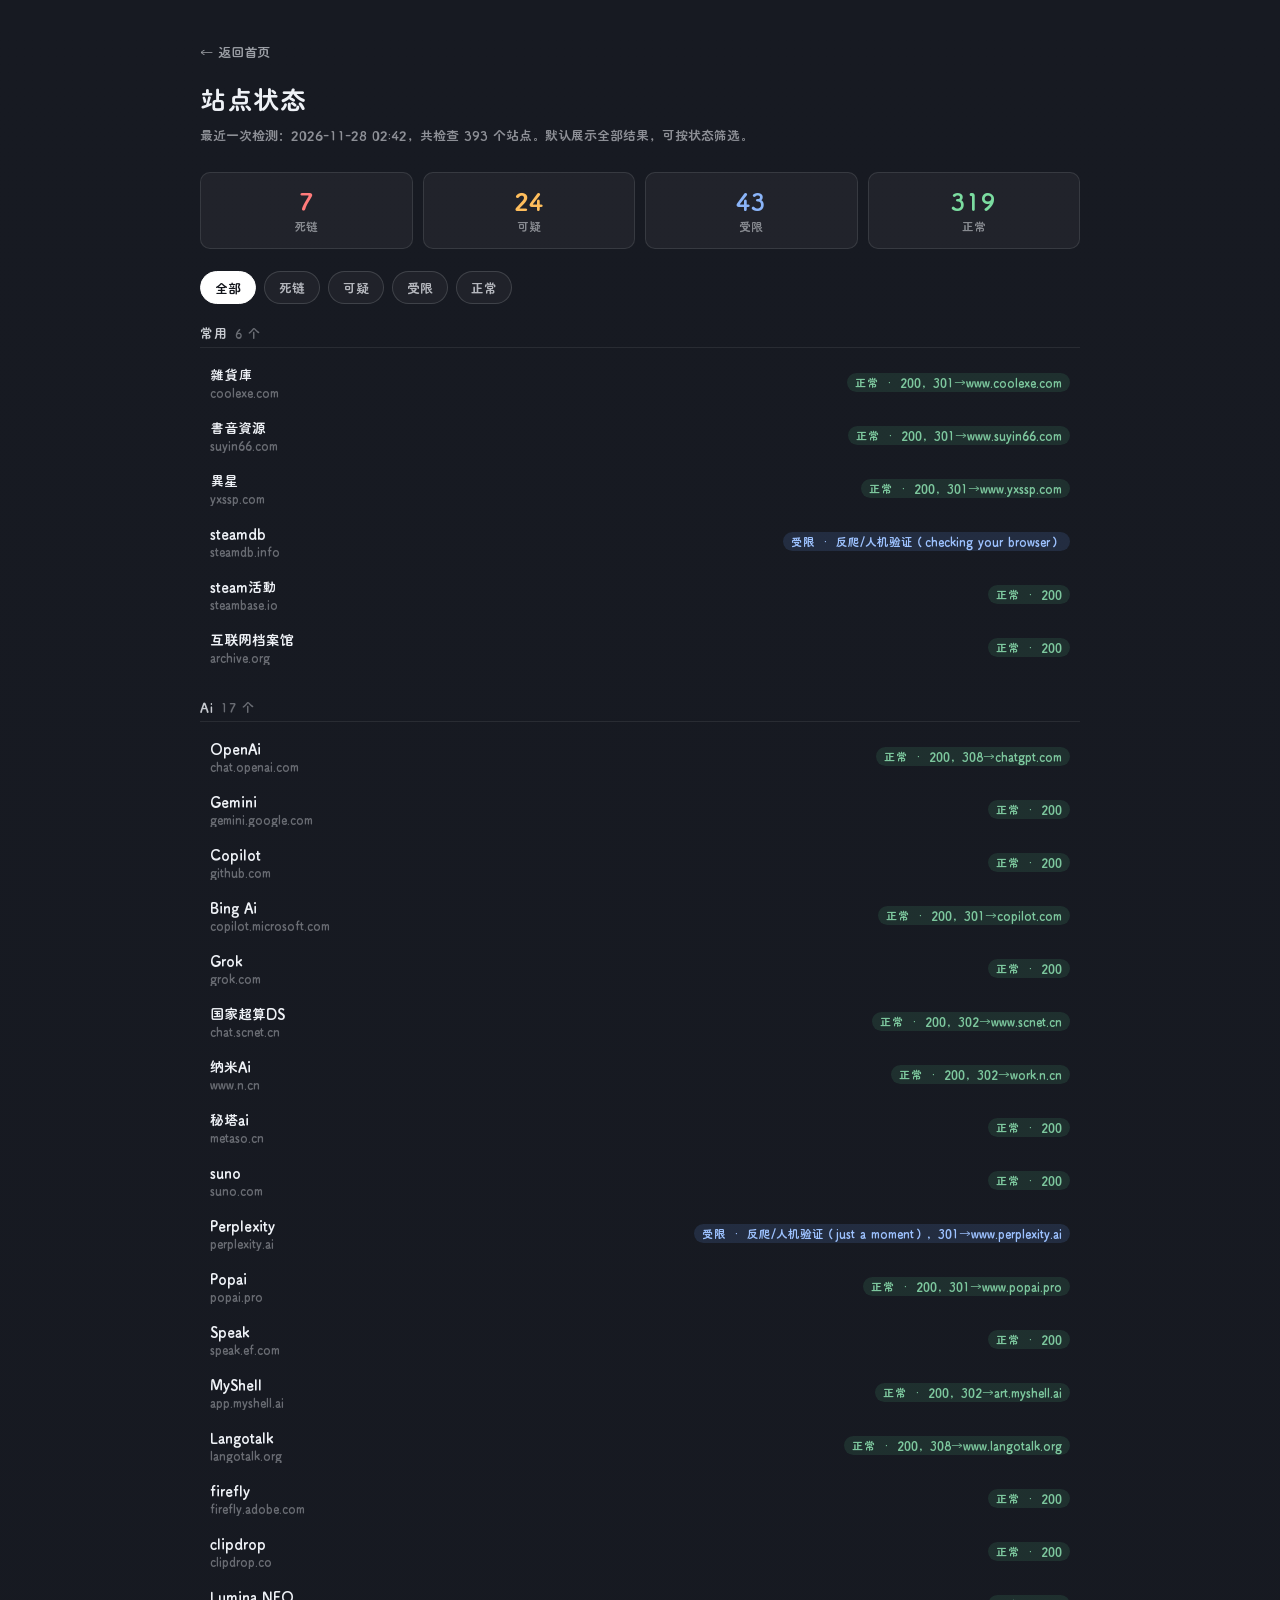
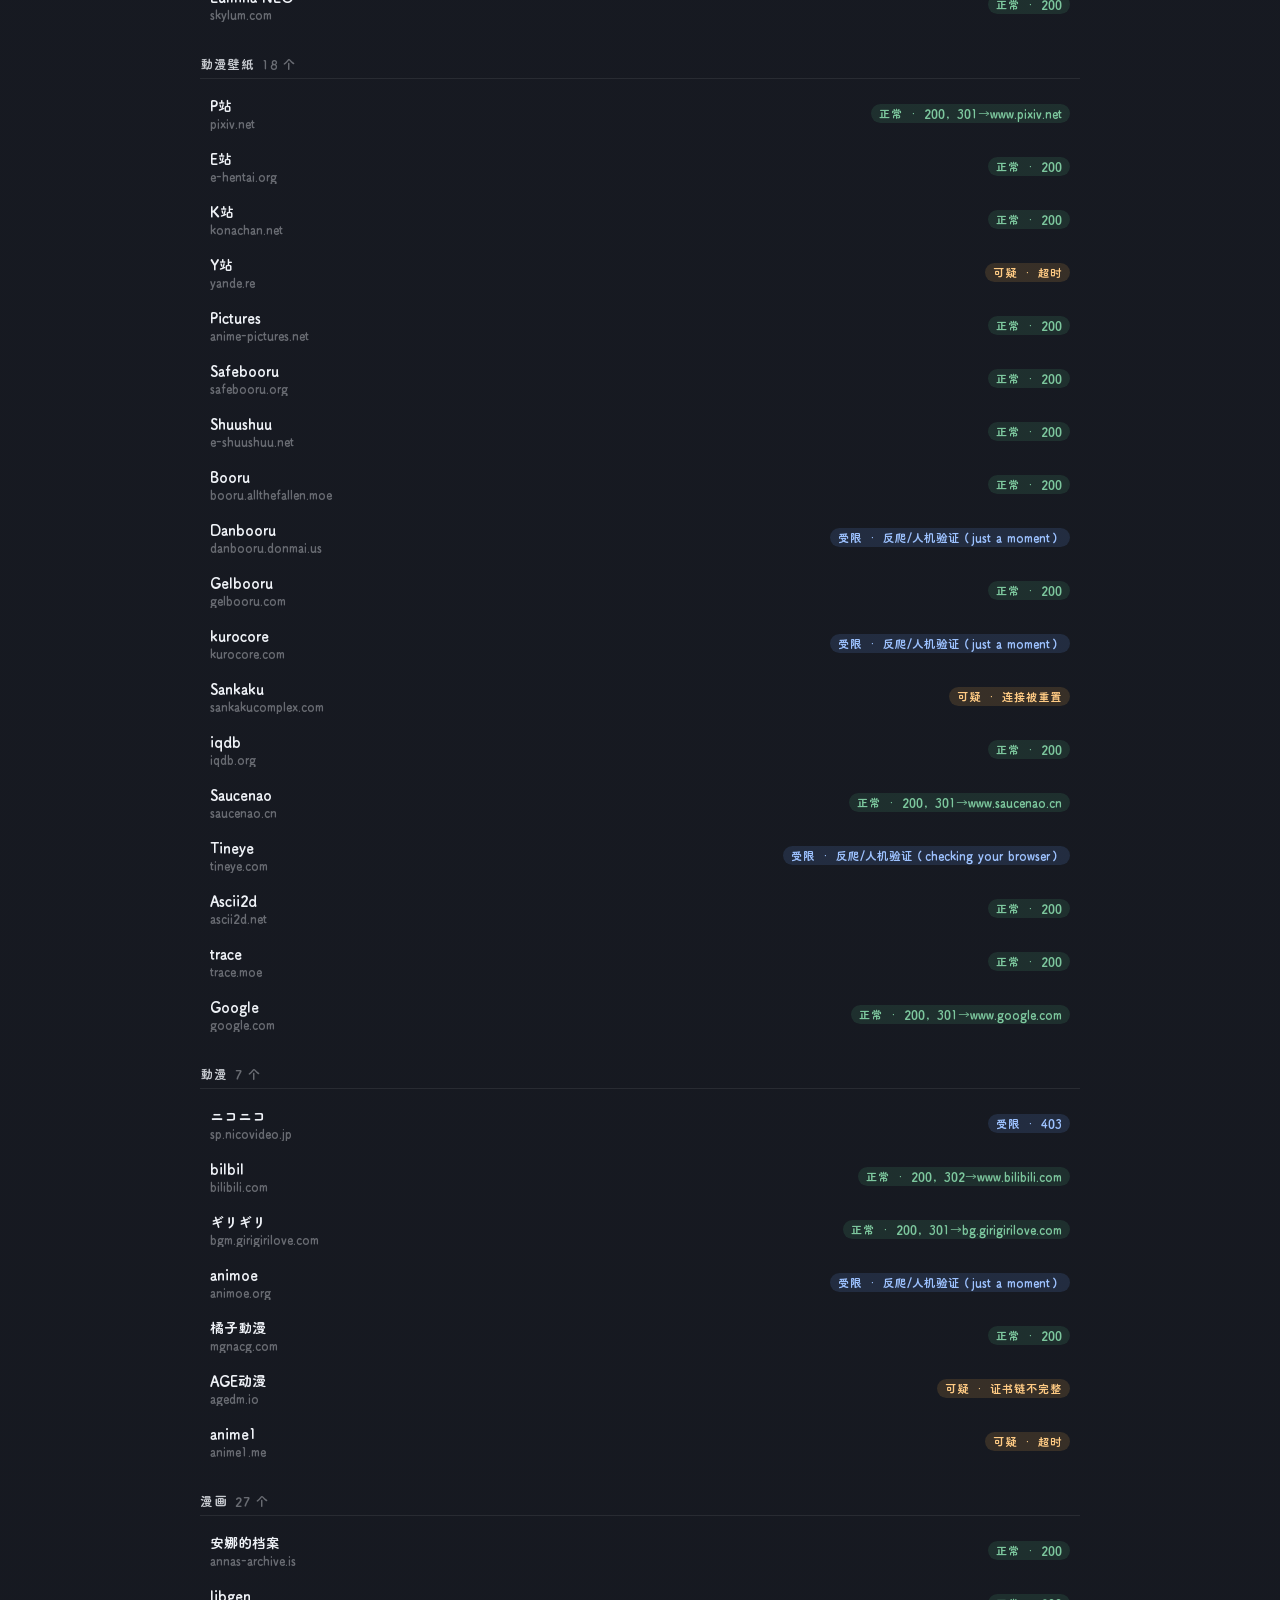
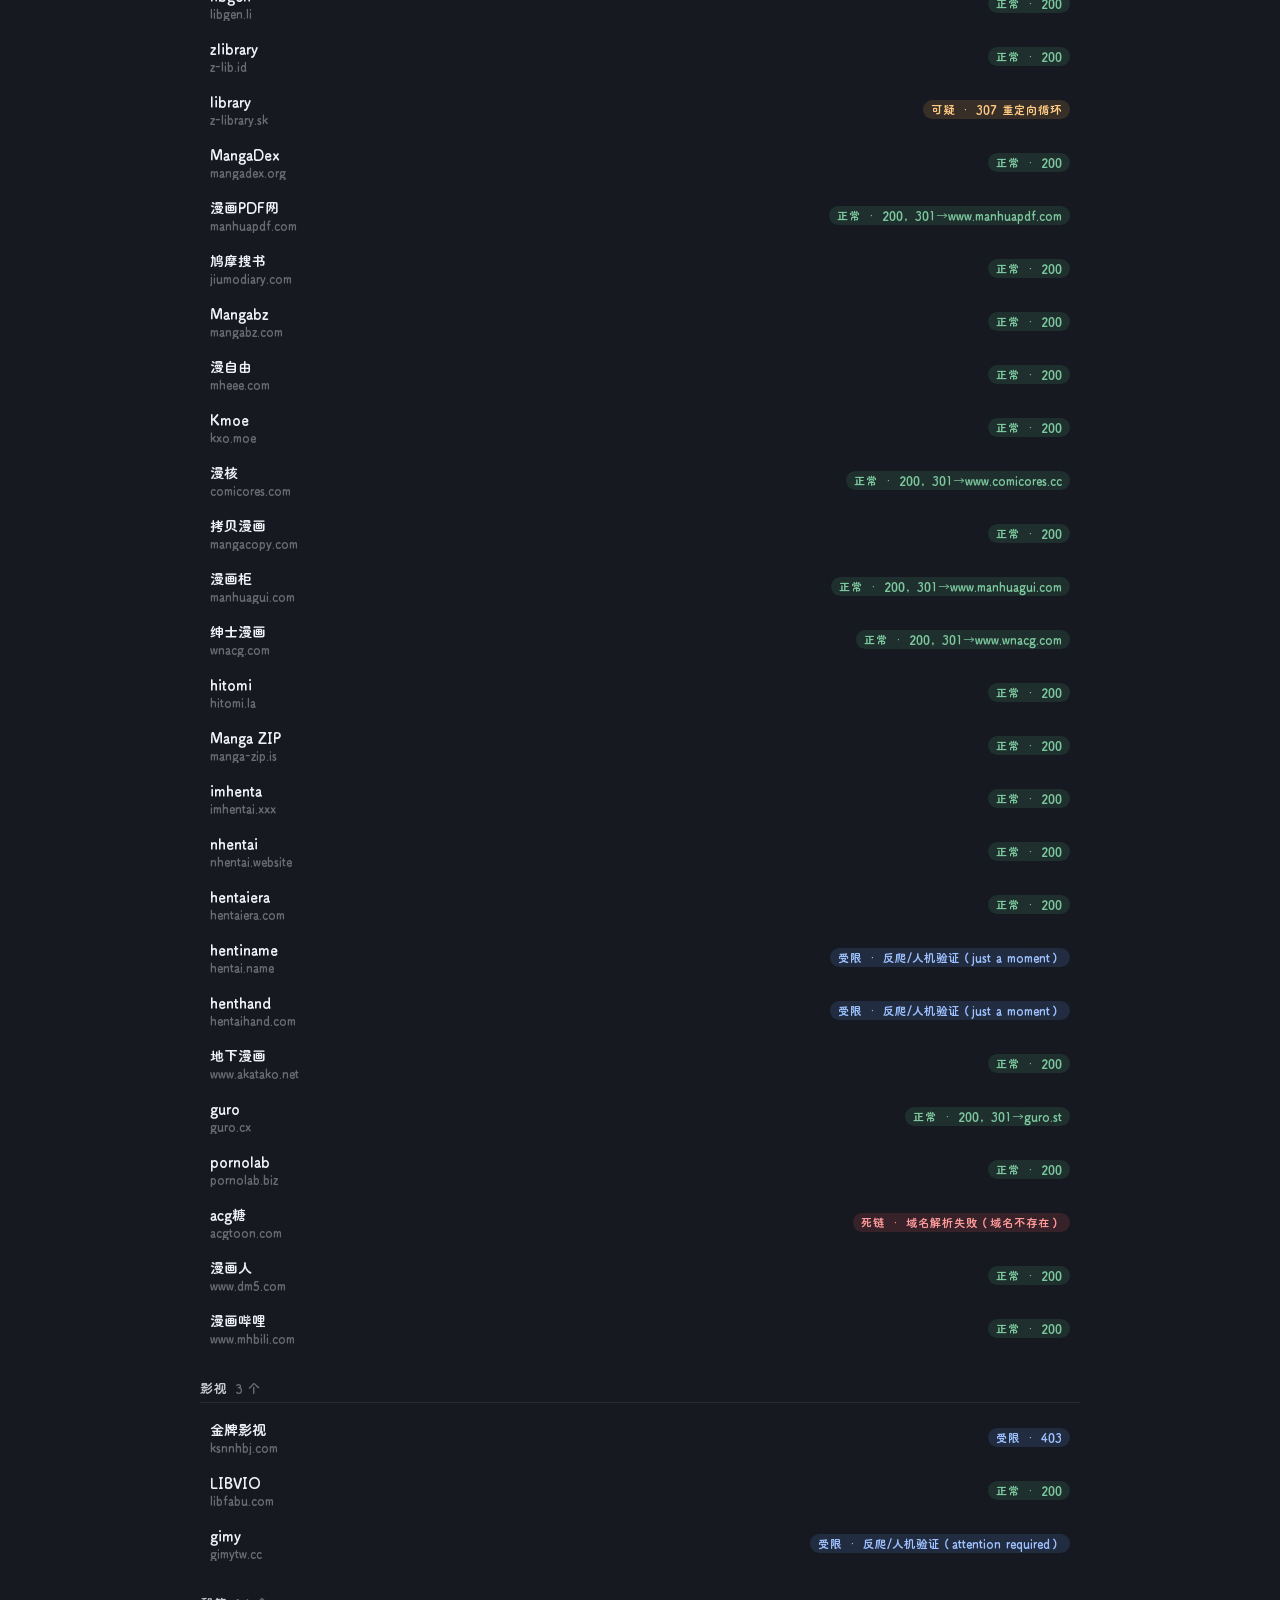
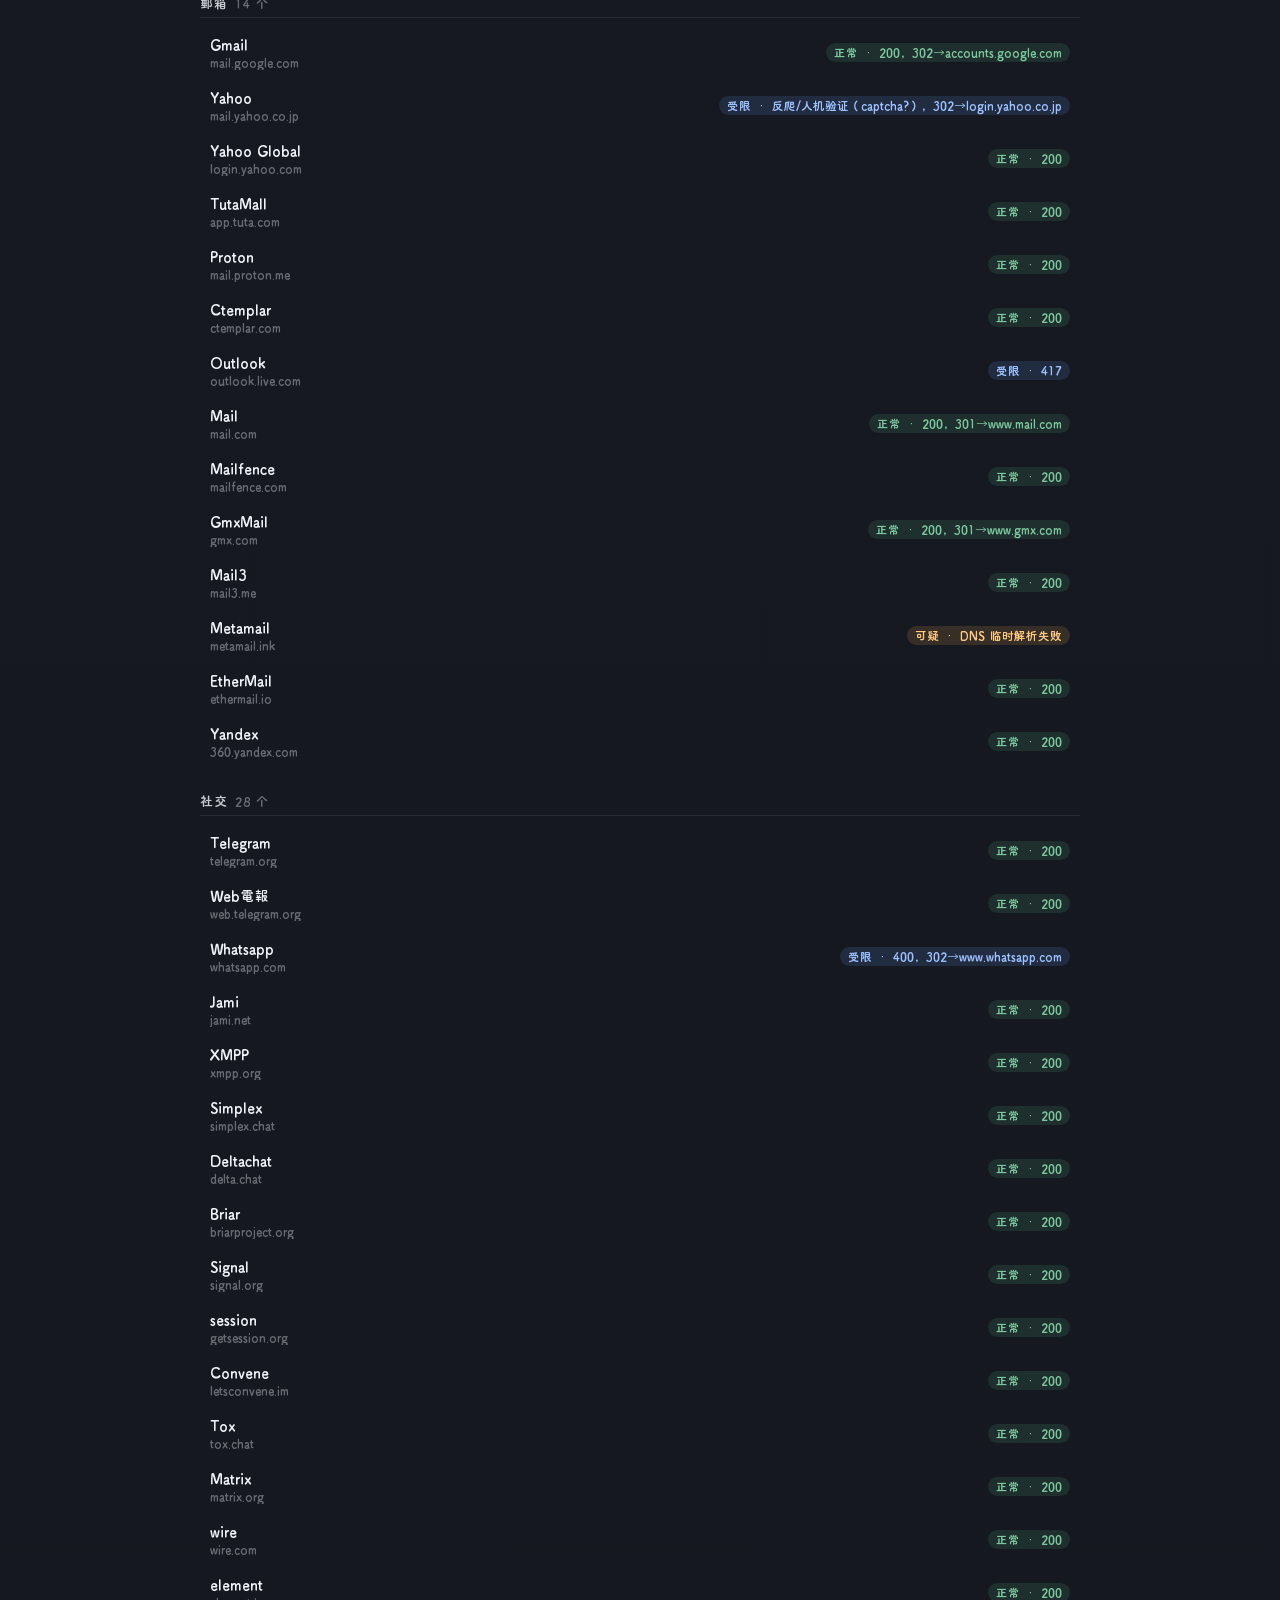
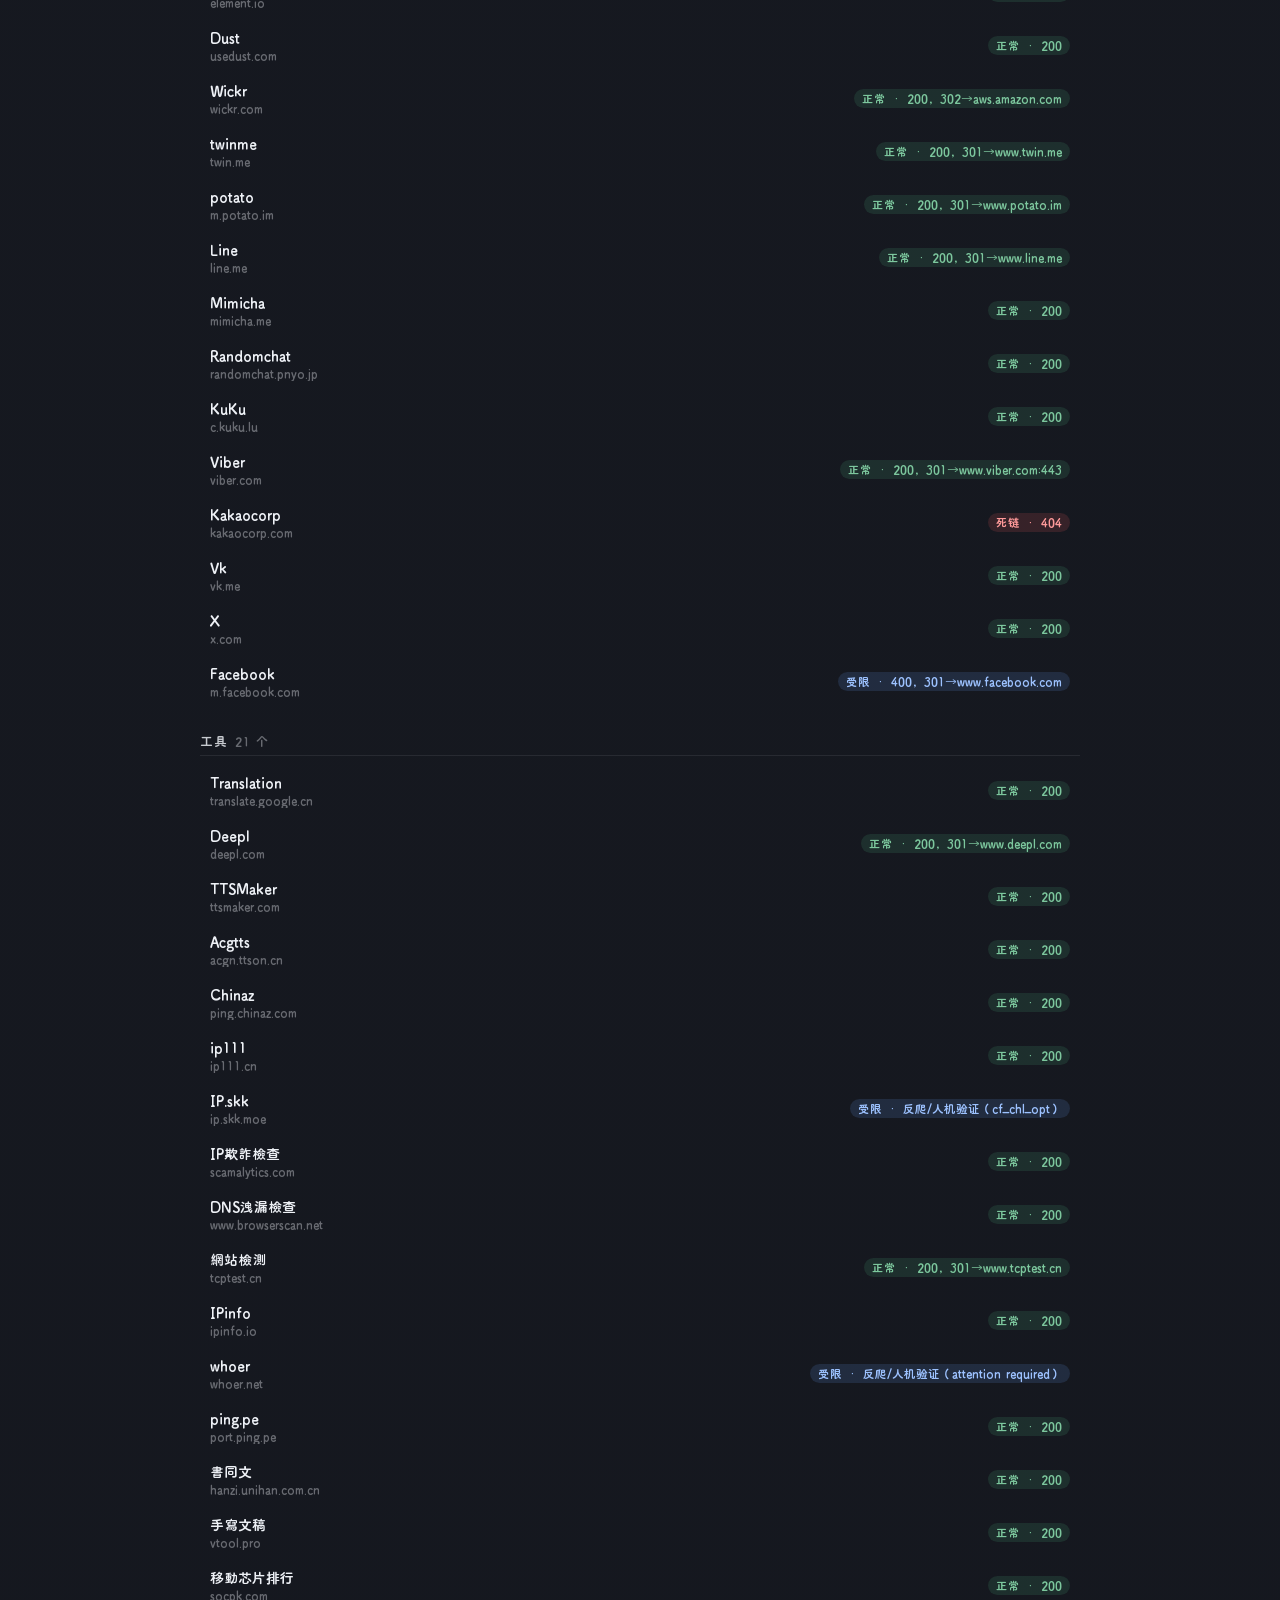
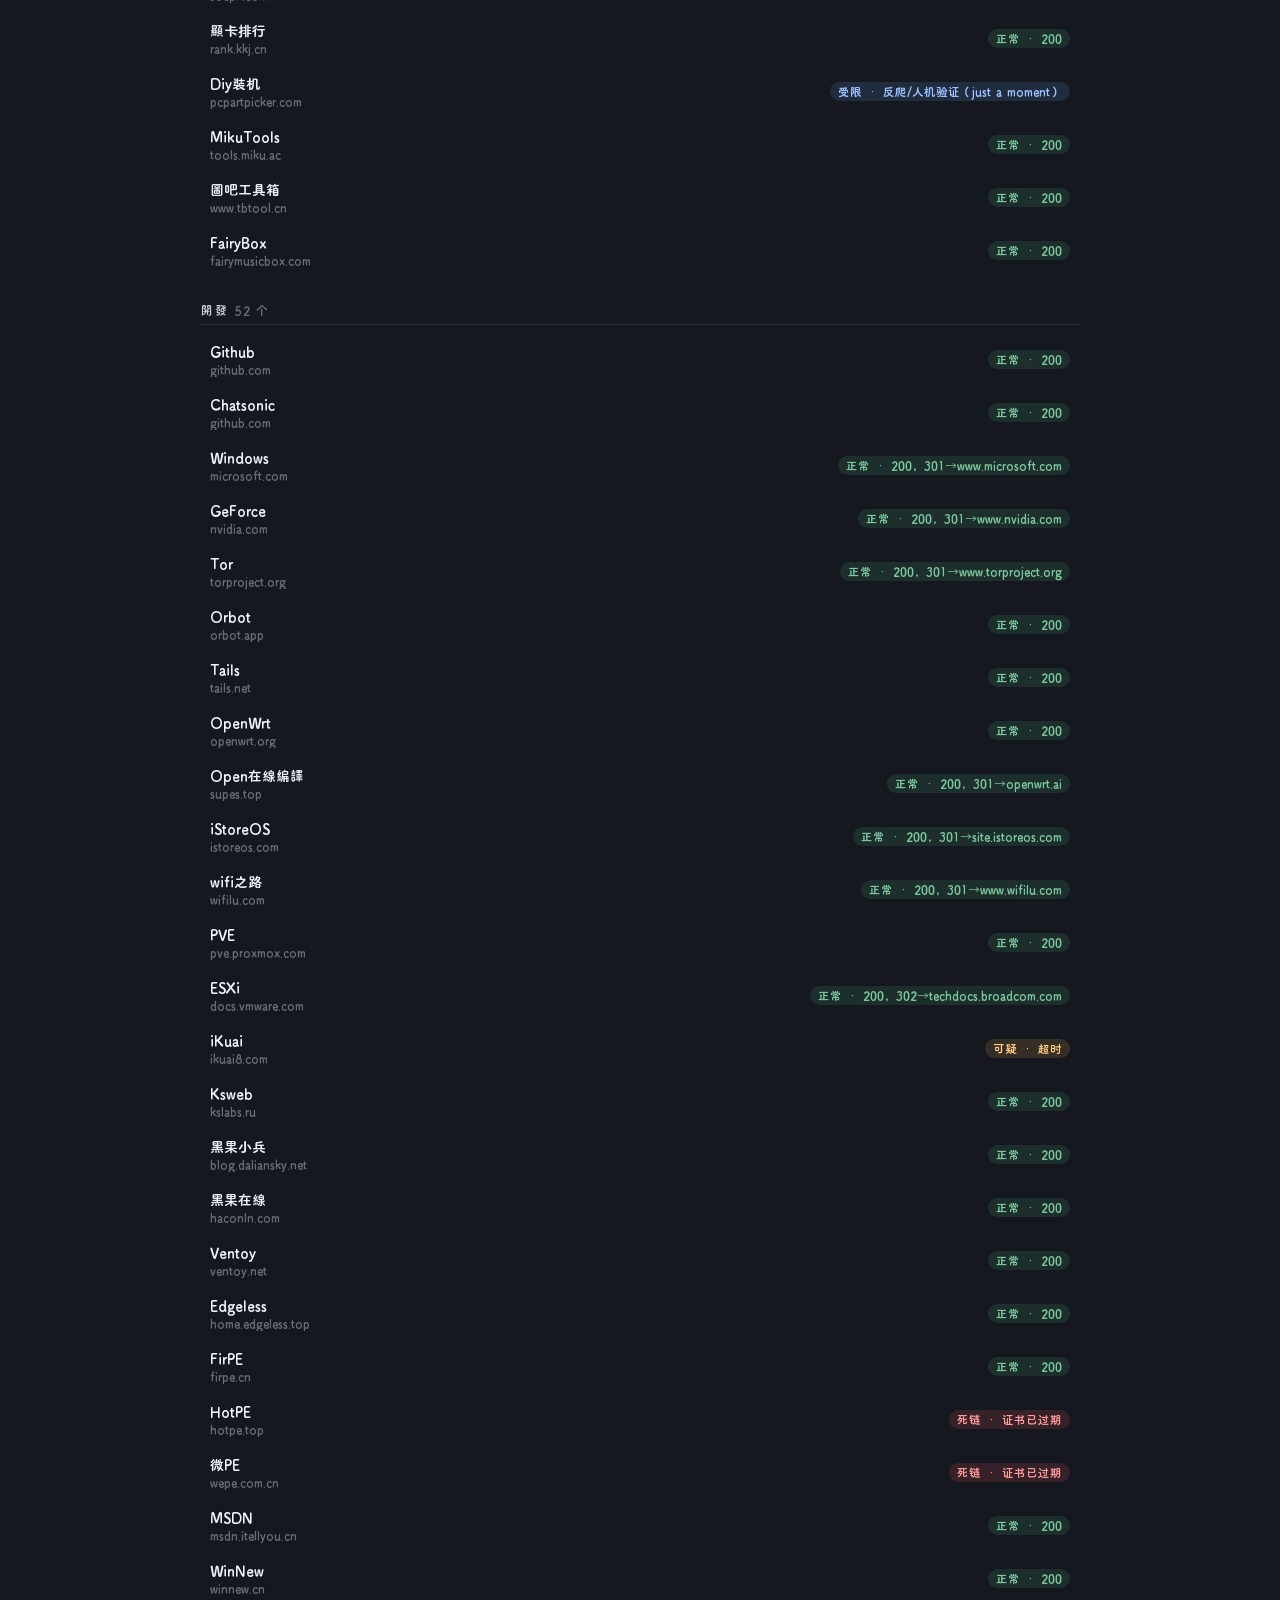
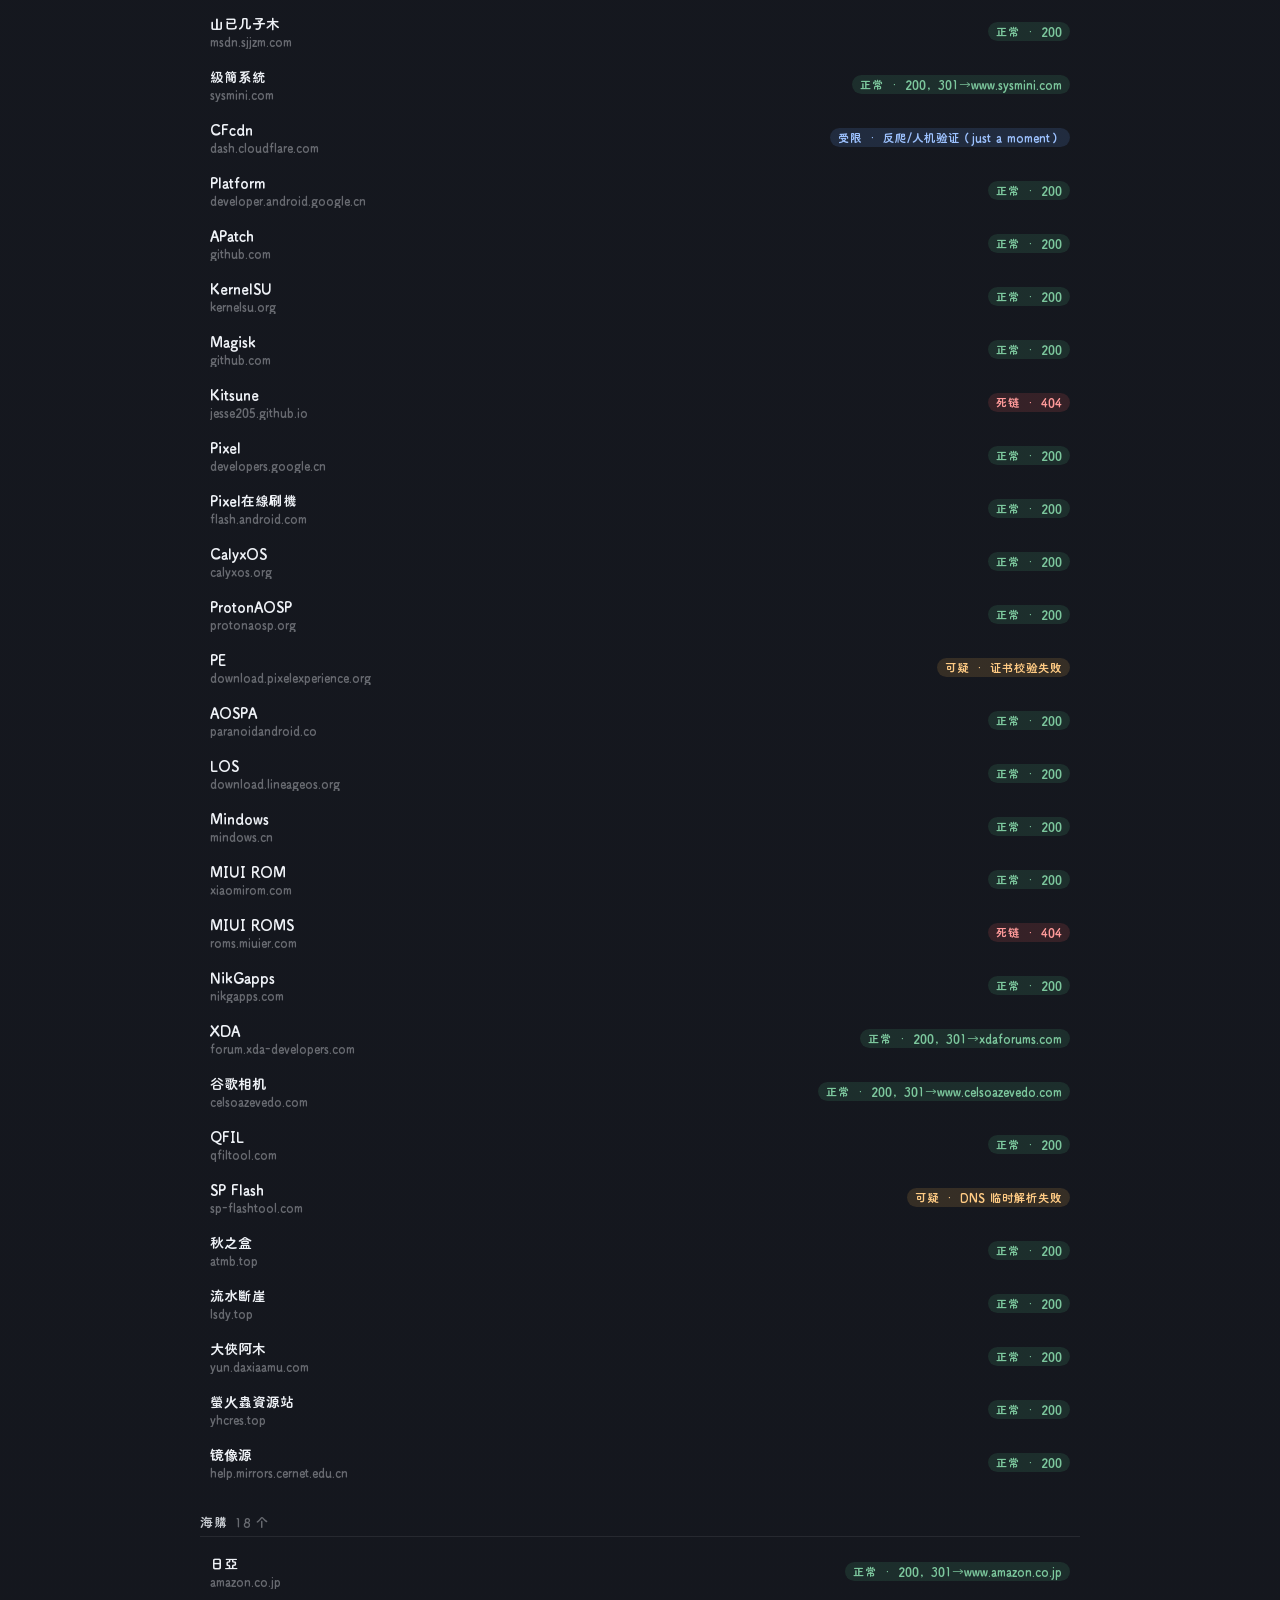
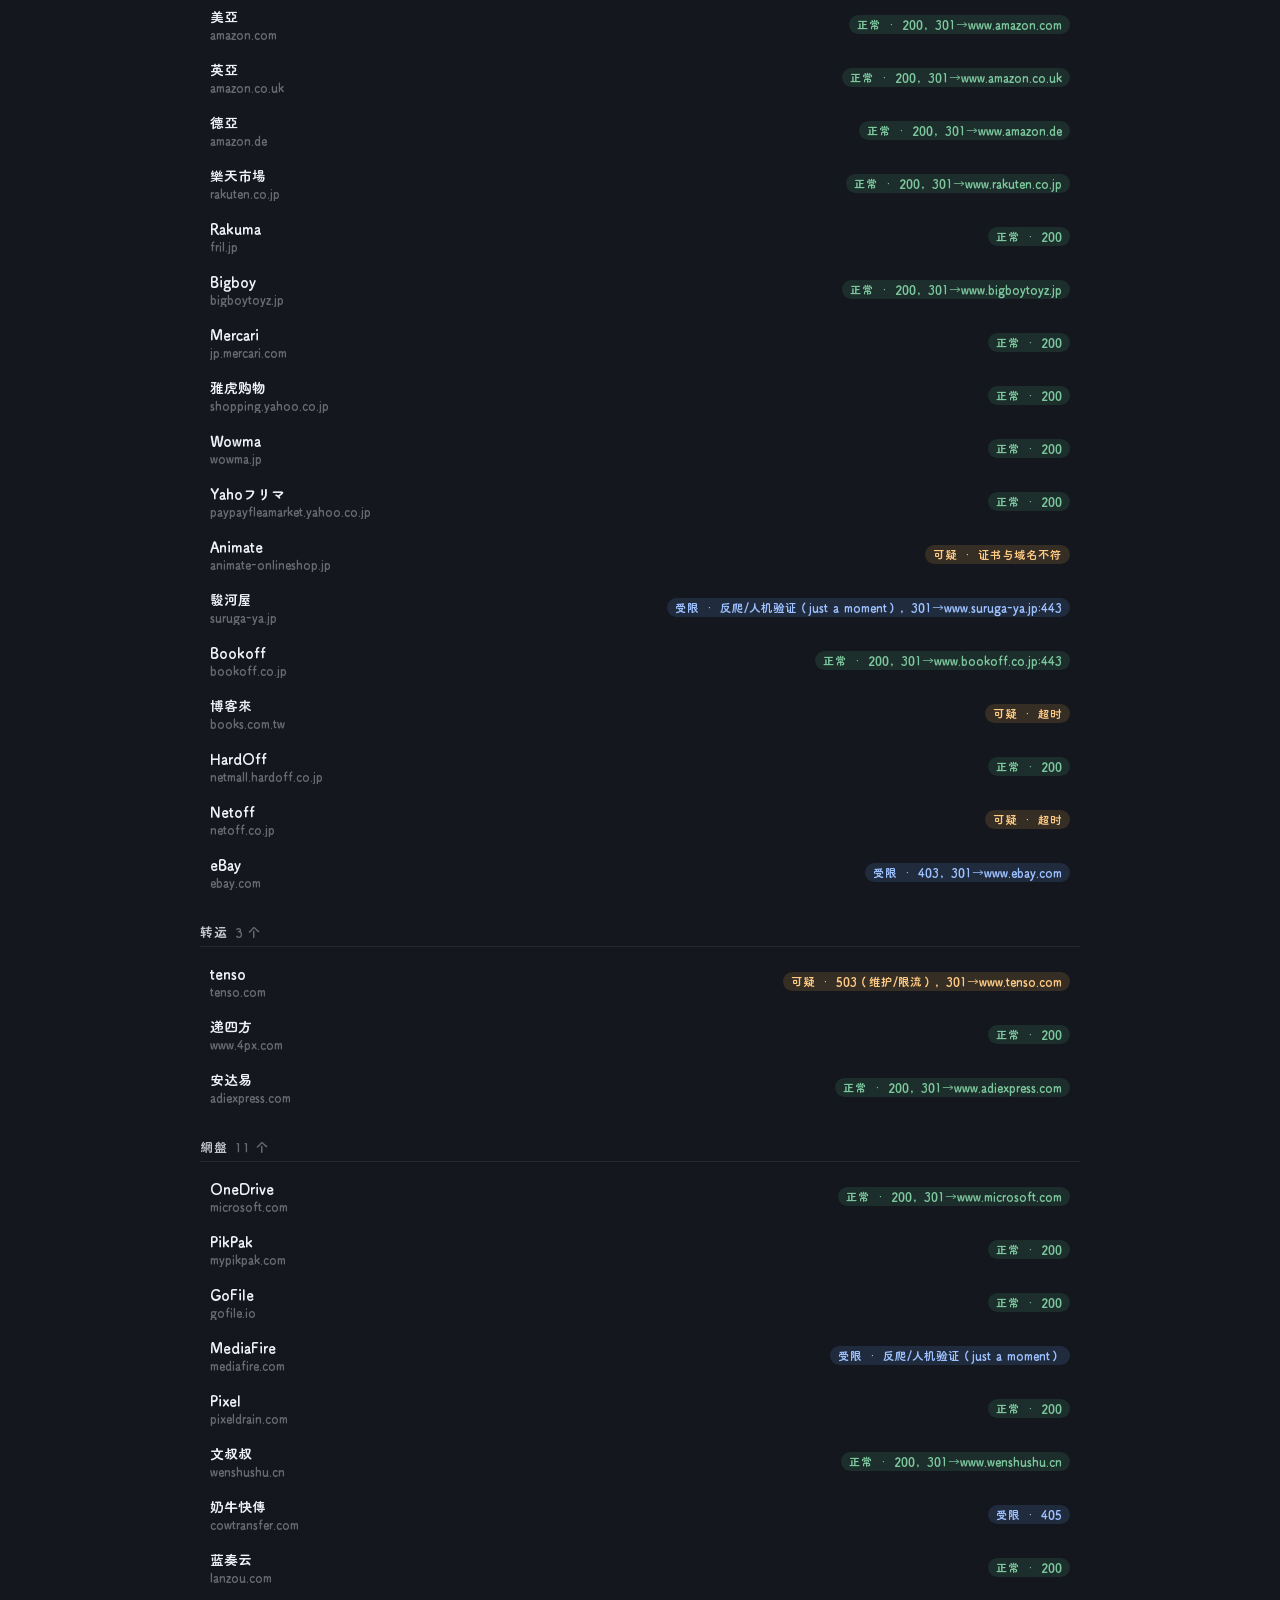
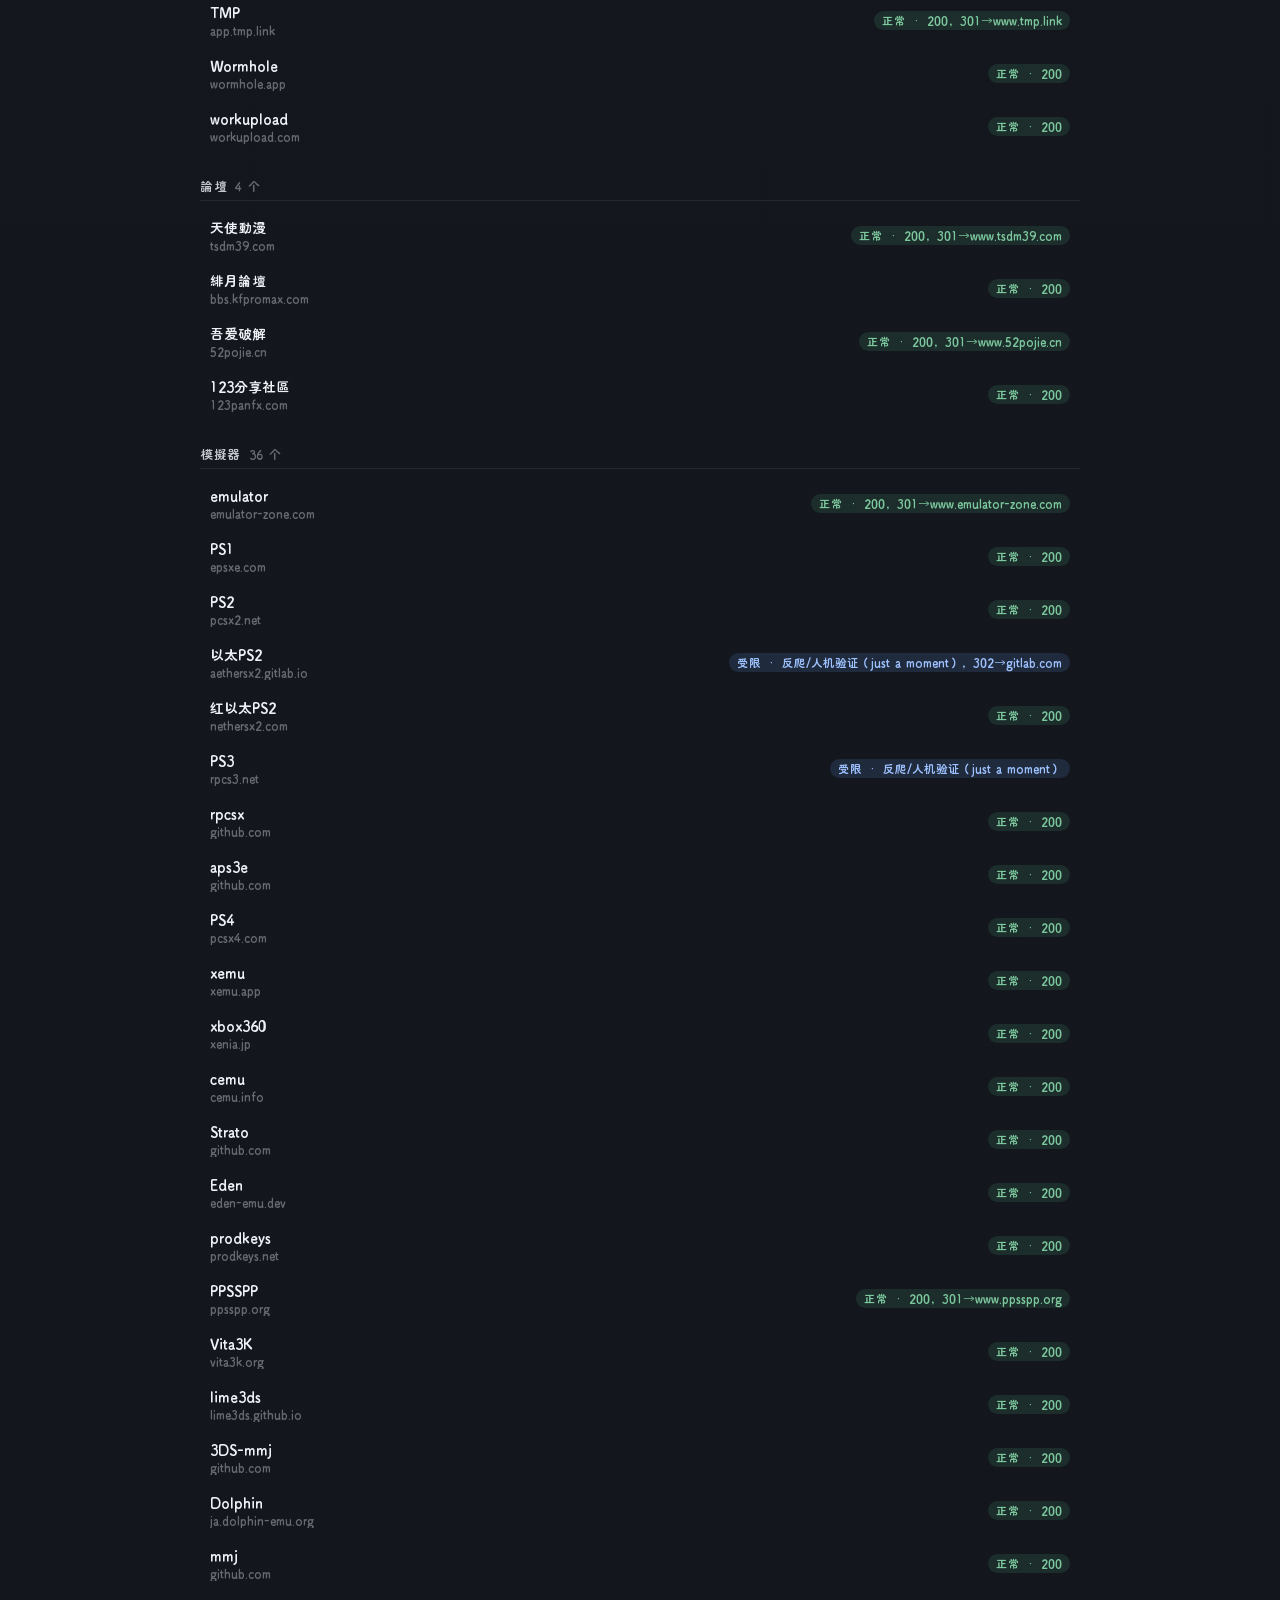
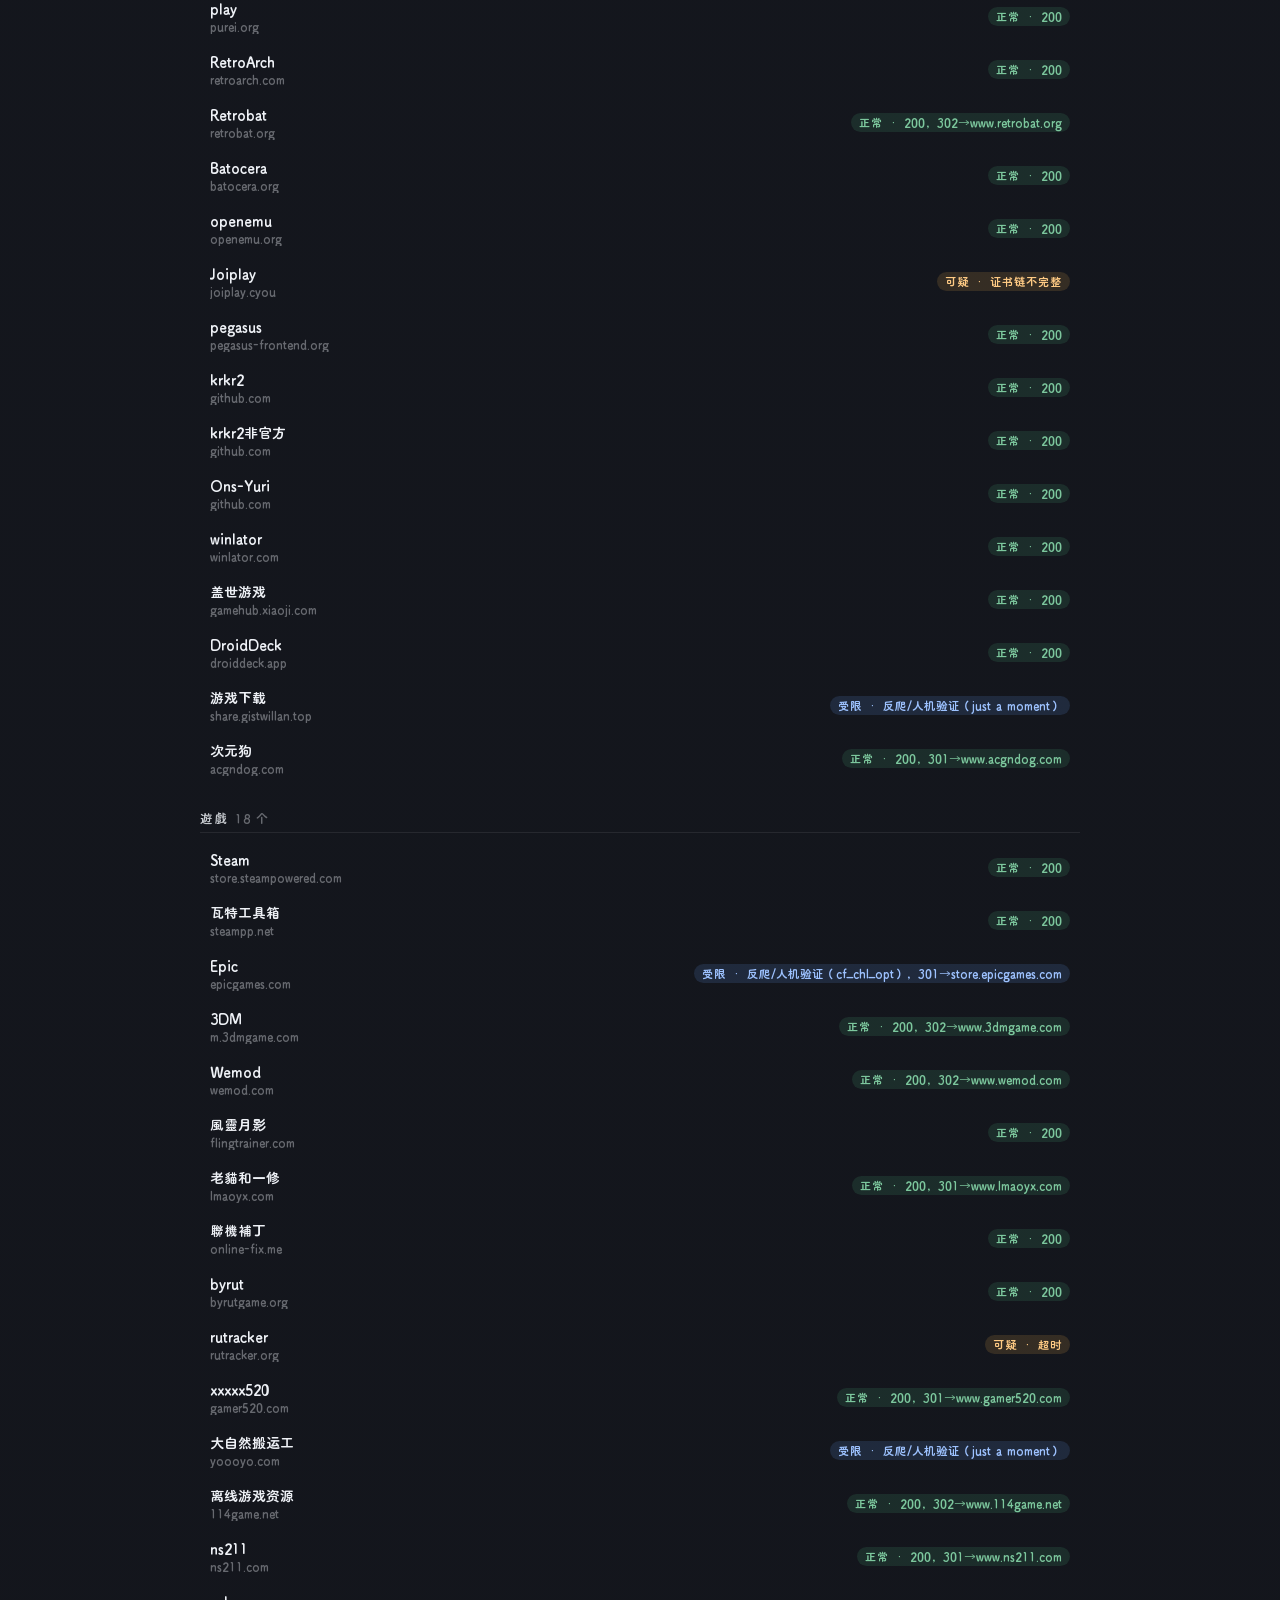
<file: status.html>
<!DOCTYPE html>
<html lang="zh-CN">
<head>
  <meta charset="UTF-8" />
  <meta name="viewport" content="width=device-width, initial-scale=1.0, viewport-fit=cover" />
  <meta name="theme-color" content="#16181d" />
  <title>站点状态 · 简单搜索</title>
  <meta name="description" content="所有收录站点的可用性检测结果：死链、受限与可疑站点一览。" />
  <meta name="color-scheme" content="dark" />

  <link rel="icon" href="favicon.svg" type="image/svg+xml" />
  <link rel="alternate icon" href="favicon.ico" sizes="32x32 48x48" />
  <link rel="apple-touch-icon" href="icon-180.png" />
  <link rel="manifest" href="manifest.webmanifest" />
  <link rel="preload" href="ziti/font.woff2" as="font" type="font/woff2" crossorigin />

  <link href="css/bizhi.css?v=20261125a" rel="stylesheet" />
  <link href="css/status.css?v=20261125a" rel="stylesheet" />
  <link href="css/responsive.css?v=20261125a" rel="stylesheet" />
</head>
<body class="status-page">
  <div class="status-wrap">
    <a class="status-back" href="index.html">← 返回首页</a>

    <h1 class="status-title">站点状态</h1>
    <p class="status-sub" id="status-sub">
      正在读取检测数据…
    </p>

    <div class="status-stats" id="status-stats" hidden>
      <div class="stat is-dead">
        <span class="stat-num" id="stat-dead">0</span>
        <span class="stat-label">死链</span>
      </div>
      <div class="stat is-warn">
        <span class="stat-num" id="stat-unknown">0</span>
        <span class="stat-label">可疑</span>
      </div>
      <div class="stat is-blocked">
        <span class="stat-num" id="stat-blocked">0</span>
        <span class="stat-label">受限</span>
      </div>
      <div class="stat is-ok">
        <span class="stat-num" id="stat-ok">0</span>
        <span class="stat-label">正常</span>
      </div>
    </div>

    <div class="status-filters" id="status-filters" hidden>
      <button type="button" class="filter-btn is-active" data-kind="all">全部</button>
      <button type="button" class="filter-btn" data-kind="dead">死链</button>
      <button type="button" class="filter-btn" data-kind="unknown">可疑</button>
      <button type="button" class="filter-btn" data-kind="blocked">受限</button>
      <button type="button" class="filter-btn" data-kind="ok">正常</button>
    </div>

    <div id="status-list"></div>

    <div class="status-note">
      <b>正常</b>：返回 2xx，能正常打开。<br />
      <b>死链</b>：返回 404 / 410 / 5xx 或域名解析失败，基本可以确认打不开了。<br />
      <b>可疑</b>：请求超时或连接失败，通常是网络、区域限制或站点临时抽风，<b>不一定真的失效</b>。<br />
      <b>受限</b>：返回 401 / 403 / 429，站点其实还在，只是拒绝了自动检测的请求。
    </div>

    <p class="status-foot">数据由 GitHub Actions 定期自动检测生成 · 仅供导航参考</p>
  </div>

  <script src="js/link-status.js?v=20261125a"></script>
  <script src="js/status.js?v=20261125a"></script>
</body>
</html>
</file>
<file: css/bizhi.css>
@charset "utf-8";

/*
网址：https://hacamer.tk
github：https://github.com/hacamer/home-search
                     Hacamer，2021.7.25
*/

:root {
    /* 收纳面板宽度：菜单按钮、面板、移动端都跟着它走 */
    --panel-w: min(400px, 88vw);
}

input::-webkit-input-placeholder{
color:white;
}

/*@import url(//fonts.loli.net/earlyaccess/notosansscsliced.css);*/

* {
    padding: 0;
    margin: 0;
    outline: none;
    -webkit-tap-highlight-color: transparent;
}

html,
body {
    width: 100%;
    height: 100%;
    position: relative;
    overflow: hidden;
}
.bgo {
    position: fixed;
    inset: 0;
    z-index: 0;
    width: 100%;
    height: 100%;
    background-color: #1a1d24;
    /* 随机图加载失败时保留渐变兜底，不会白屏 */
    background-image: url(https://www.dmoe.cc/random.php),
        linear-gradient(160deg, #2b3a55 0%, #1a1d24 55%, #0f1115 100%);
    background-position: center;
    background-size: cover;
    background-repeat: no-repeat;
    filter: brightness(0.9);
}

html {
    font-family: 'zuziaaa', PingFangSC-Light, Microsoft YaHei UI, Microsoft YaHei, helvetica, sans-serif;
    font-weight: 350;
    color: #fff;
}

@font-face{
    font-family:'zuziaaa';  /* 字体名自定义即可 */
    src:url('../ziti/font.woff2') format('woff2'); /* 本地字体：已按站内实际用字做子集化（约 140KB）；改文案后可跑 tools/subset-font.py 重建 */
    font-display: swap;
  }
  
  h1#site-title {
    font-family: 'zuziaaa', sans-serif;
  }

.panel-sec .title i.iconfont {
    font-style: normal;
    font-size: 15px;
}

.panel-sec .title i.iconfont::before {
    content: "◆";
}

/* 分类图标兜底（原 iconfont 字体未引入，图标一直是空白） */
.panel-sec .title i.icon-changyong::before { content: "⭐"; }
.panel-sec .title i.icon-Ai::before { content: "✨"; }
.panel-sec .title i.icon-AnimeWallpapers::before { content: "🖼️"; }
.panel-sec .title i.icon-shipin::before { content: "🎬"; }
.panel-sec .title i.icon-manhua::before { content: "📖"; }
.panel-sec .title i.icon-youxiang::before { content: "✉️"; }
.panel-sec .title i.icon-msg::before { content: "💬"; }
.panel-sec .title i.icon-ai-tool::before { content: "🛠️"; }
.panel-sec .title i.icon-shuaji::before { content: "💻"; }
.panel-sec .title i.icon-kongzhitai::before { content: "🎮"; }
.panel-sec .title i.icon-bt::before { content: "🧲"; }
.panel-sec .title i.icon-recent::before { content: "🕘"; }

/*form,
input,
button {
    padding: 0;
    margin: 0;
    border: none;
    outline: none;
    background: none;
}
input::-webkit-input-placeholder {
    color: #ccc;
    letter-spacing: 2px;
    font-size: 16px;
}*/

ul,
li {
    display: block;
    list-style: none;
    
}

a {
    text-decoration: none;
    color: #000;
}

#menu {
    width: 50px;
    height: 50px;
    transform: scale(0.8);
    position: absolute;
    right: 10px;
    top: 5px;
    z-index: 2000000;
    cursor: pointer;
    transition: 0.5s;
}

#menu:focus-visible {
    outline: 2px solid rgba(255,255,255,.75);
    outline-offset: 2px;
    border-radius: 50%;
}

#menu i {
    position: absolute;
    left: 0;
    right: 0;
    margin: 24px auto;
    width: 25px;
    height: 3px;
    background: #ddd;
    border-radius:25px;
}

#menu i:before {
    content: '';
    width: 15px;
    height: 3px;
    top: -8px;
    background: #ddd;
    position: absolute;
    right: 0;
    border-radius:25px;
}

#menu i:after {
    content: '';
    width: 13px;
    height: 3px;
    bottom: -8px;
    background: #ddd;
    position: absolute;
    left: 0;
    border-radius:25px;
}

#menu.on {
    right: calc(var(--panel-w) + 18px);
    background: rgba(1,1,1,0.5);
    border-radius: 25px;
   /* box-shadow: 0 6px 8px rgba(36, 159, 253, .3);*/
}

#menu.on i {
    width: 20px;
    background: #fff;
}

#menu.on i:before {
    top: -5px;
    transform: rotate(45deg);
    width: 14px;
    right: -1px;
    left: auto;
    background: #fff;
}

#menu.on i:after {
    bottom: -5px;
    transform: rotate(-45deg);
    width: 14px;
    right: -1px;
    left: auto;
    background: #fff;
}

/* ---------- 侧栏（站点收纳面板） ---------- */
.list {
    position: absolute;
    top: 0;
    right: 0;
    z-index: 2000;
    box-sizing: border-box;
    width: var(--panel-w);
    height: 100%;
    padding: 0 18px 72px;
    overflow-x: hidden;
    overflow-y: auto;
    overscroll-behavior: contain;
    -webkit-overflow-scrolling: touch;
    background: rgba(10, 12, 16, .55);
    -webkit-backdrop-filter: blur(22px) saturate(1.3);
    backdrop-filter: blur(22px) saturate(1.3);
    border-left: 1px solid rgba(255, 255, 255, .12);
    box-shadow: -12px 0 32px rgba(0, 0, 0, .28);
    scrollbar-width: thin;
    scrollbar-color: rgba(255, 255, 255, .22) transparent;
    transition: transform .32s cubic-bezier(.4, 0, .2, 1);
}

.list::-webkit-scrollbar {
    width: 6px;
}

.list::-webkit-scrollbar-thumb {
    background: rgba(255, 255, 255, .22);
    border-radius: 3px;
}

.list::-webkit-scrollbar-track {
    background: transparent;
}

/* 用位移代替 right 动画，滑入滑出更顺滑 */
.list.closed {
    transform: translateX(100%);
    box-shadow: none;
}

/* 网格布局：列宽自适应，字数多的条目也不会顶出来 */
.panel-links {
    display: grid;
    grid-template-columns: repeat(auto-fill, minmax(102px, 1fr));
    gap: 8px;
    width: auto;
    margin: 0;
    padding: 8px 0 0;
}

/* 分区之间留出间隔，标题吸顶时不会互相挤压 */
.panel-sec + .panel-sec {
    margin-top: 20px;
}

.panel-links li {
    float: none;
    width: auto;
    height: 32px;
    margin: 0;
    line-height: 32px;
    text-align: left;
}

.panel-links li a {
    display: block;
    height: 32px;
    padding: 0 8px;
    overflow: hidden;
    color: #fff;
    font-size: 12.5px;
    font-weight: 500;
    line-height: 32px;
    text-align: left;
    text-overflow: ellipsis;
    white-space: nowrap;
    border-radius: 7px;
    background: rgba(255, 255, 255, .08);
    box-shadow: inset 0 1px 0 rgba(255, 255, 255, .08);
    transition: background-color .2s ease, transform .2s ease, box-shadow .2s ease;
}

/* 原 iconfont 字体未引入，图标占位改成小圆点；带 inline color 的仍显示品牌色 */
.panel-links li a i {
    transition: opacity .2s ease;
}

.panel-links li a i.iconfont {
    display: inline-block;
    width: 5px;
    height: 5px;
    margin: 0 7px 2px 1px;
    vertical-align: middle;
    overflow: hidden;
    font-size: 0;
    border-radius: 50%;
    background: currentColor;
    opacity: .55;
}

.panel-links li a:hover,
.panel-links li a:focus-visible {
    color: #fff;
    background-color: #29f;
    background-image: linear-gradient(135deg, rgba(35, 153, 255) 1%, rgba(84, 175, 253) 100%);
    box-shadow: 0 4px 12px rgba(0, 60, 110, .45);
    transform: translateY(-1px);
    outline: none;
}

.panel-links li a:hover i {
    opacity: 1;
}

/* 分类标题：只在所属分区内吸顶，滑走时被下一个分区顶出去 */
.panel-sec .title {
    position: sticky;
    top: 0;
    z-index: 2;
    display: block;
    box-sizing: border-box;
    height: 38px;
    margin: 20px 0 0;
    color: #fff;
    font-size: 15px;
    font-weight: 700;
    line-height: 38px;
    text-align: left;
    text-indent: 0;
    padding: 0 10px;
    border: 1px solid rgba(255, 255, 255, .18);
    border-radius: 9px;
    /* 这里不再二次 backdrop-filter：父级 .list 已经 blur 过一次，
       在毛玻璃里再 blur 一次，Chrome 会把底色再压掉约三成
       （灰底实测：标题 72 → 52，跟面板本体 68 差出一截，看着像黑条）。
       改成纯半透明白，亮度与面板一致 */
    background: rgba(255, 255, 255, .10);
    box-shadow: inset 0 1px 0 rgba(255, 255, 255, .18);
}

.panel-sec:first-child .title {
    margin-top: 4px;
}

.panel-sec .title i {
    margin-right: 6px;
    color: #29f;
    font-weight: normal;
}

.logo{
    position: absolute;
    z-index: 99;
    top: 93%;
    left: 50%;
    transform: translate(-50%, -50%);
    width: 200px;
    opacity: 0.9;
}

@media (max-width: 640px) {
    :root {
        --panel-w: min(286px, 86vw);
    }

    .list {
        padding: 0 12px 64px;
    }

    .panel-links {
        grid-template-columns: repeat(auto-fill, minmax(94px, 1fr));
        gap: 7px;
    }

    .panel-links li,
    .panel-links li a {
        height: 34px;
        line-height: 34px;
    }

    .panel-links li a {
        font-size: 12px;
    }

    #menu {
        top: 5px;
    }

    .bgo{
        background-image: url(https://app.zichen.zone/api/acg/api.php),
            linear-gradient(160deg, #2b3a55 0%, #1a1d24 55%, #0f1115 100%);
        background-position: center;
        background-size: cover;
        background-repeat: no-repeat;
    }

    .logo{
        width: 35%;
    }

    .ko{
        height: 158px;
        overflow-y: scroll;
    }
}

.ssln:hover{
    background: #f2f2f2;
}

/* =========================================================
   面板增强：过滤栏 / 遮罩 / 站点图标 / 最近访问
   ========================================================= */

/* 作者样式里的 ul,li{display:block} 会盖掉 [hidden] 的 UA 规则，
   过滤功能依赖 hidden，这里必须显式声明 */
[hidden] {
    display: none !important;
}

/* ---------- 遮罩：点击面板外部关闭 ---------- */
.panel-mask {
    position: fixed;
    inset: 0;
    z-index: 1999;
    background: rgba(0, 0, 0, .35);
    -webkit-backdrop-filter: blur(1px);
    backdrop-filter: blur(1px);
    opacity: 0;
    pointer-events: none;
    transition: opacity .3s ease;
}

.panel-mask.show {
    opacity: 1;
    pointer-events: auto;
}

/* ---------- 过滤栏（吸顶） ---------- */
.panel-tools {
    position: sticky;
    top: 0;
    z-index: 3;
    display: flex;
    gap: 8px;
    padding: 12px 0 10px;
    /* 这里原本是到 .96 的黑色渐变。面板本体已经是 .list 的 .55 深色毛玻璃，
       再叠一层就是双倍压黑，浅色壁纸上一眼一根黑杠。
       实测（灰底对照）：不加层的面板本体亮度 48，加 .55 叠色变 26，
       加 backdrop-filter 也会被压到 24 —— 叠在毛玻璃上的任何一层都会二次压暗，
       所以这一栏不涂底色、不做 blur、也不画分隔线（画一条 1px 白线在
       灰底上会亮成 68，比面板本体 52 高一截，又是一根白线） */
    background: transparent;
    border: 0;
}

.panel-tools .panel-filter {
    flex: 1;
    min-width: 0;
}

.panel-edit-btn {
    flex: none;
    padding: 0 12px;
    color: rgba(255, 255, 255, .85);
    font-size: 12.5px;
    border: 1px solid rgba(255, 255, 255, .18);
    border-radius: 9px;
    background: rgba(255, 255, 255, .08);
    cursor: pointer;
    transition: color .2s ease, background-color .2s ease;
}

.panel-edit-btn:hover {
    color: #fff;
    background: rgba(255, 255, 255, .18);
}

.panel-filter {
    box-sizing: border-box;
    width: 100%;
    height: 34px;
    padding: 0 12px;
    color: #fff;
    font-size: 13px;
    border: 1px solid rgba(255, 255, 255, .18);
    border-radius: 9px;
    /* 同上：.list 已经模糊过，这里再叠一层会把输入框压暗
       （灰底实测 62 → 44），看上去就是「框后面一块黑」 */
    background: rgba(255, 255, 255, .10);
    transition: background-color .2s ease, border-color .2s ease;
}

.panel-filter::placeholder {
    color: rgba(255, 255, 255, .45);
}

.panel-filter:focus {
    outline: none;
    border-color: rgba(255, 255, 255, .45);
    background: rgba(255, 255, 255, .14);
}

/* 分类标题要吸在过滤栏下方，不能压在它上面 */
.panel-sec .title {
    top: 56px;
}

/* ---------- 站点图标 ---------- */
/** 站点图标已停用：第三方 favicon 服务在部分网络下不可达，
 *  加载失败时会留下空白方块。保留圆点作为统一视觉。
 *  如需恢复，可接一个本地/可访问的图标服务，见 js/panel.js 注释。 */

/* ---------- 空结果提示 ---------- */
.panel-empty {
    padding: 28px 4px;
    color: rgba(255, 255, 255, .55);
    font-size: 13px;
    text-align: center;
}

/* ---------- 壁纸暗色遮罩：保证白字可读 ---------- */
.bgo::after {
    content: "";
    position: absolute;
    inset: 0;
    background: linear-gradient(180deg,
        rgba(8, 10, 14, .28) 0%,
        rgba(8, 10, 14, .42) 50%,
        rgba(8, 10, 14, .62) 100%);
}

@media (max-width: 640px) {
    .panel-sec .title {
        top: 54px;
    }

    .panel-tools {
        padding: 10px 0 8px;
    }

    .panel-filter {
        height: 32px;
        font-size: 12.5px;
    }
}

/* =========================================================
   站点数据化管理：分类 emoji / 数量 / 页面内编辑 / 导出
   ========================================================= */

/* 分类标题里的 emoji 和数量 */
.panel-sec .title .panel-emoji {
    margin-right: 7px;
    font-size: 13px;
    font-style: normal;
}

.panel-sec .title .sec-count {
    position: absolute;
    top: 0;
    right: 10px;
    font-size: 10.5px;
    font-weight: 400;
    opacity: .42;
}

/* 编辑态：数量给删除按钮让位 */
.panel-sec.editing .title .sec-count {
    right: 32px;
}

/* ---------- 删除按钮 ---------- */
.sec-del,
.site-del {
    display: flex;
    align-items: center;
    justify-content: center;
    padding: 0;
    color: #fff;
    font-size: 13px;
    line-height: 1;
    border: 0;
    border-radius: 50%;
    background: #e5484d;
    cursor: pointer;
    box-shadow: 0 2px 6px rgba(0, 0, 0, .3);
    transition: transform .15s ease, background-color .15s ease;
}

.sec-del:hover,
.site-del:hover {
    background: #f2555a;
    transform: scale(1.12);
}

.sec-del {
    position: absolute;
    top: 50%;
    right: 8px;
    width: 18px;
    height: 18px;
    margin-top: -9px;
}

.site-del {
    position: absolute;
    top: 50%;
    right: 2px;
    width: 16px;
    height: 16px;
    margin-top: -8px;
    font-size: 12px;
}

/* 编辑态条目的定位与让位 */
.panel-sec.editing .panel-links li {
    position: relative;
}

.panel-sec.editing .panel-links li a {
    padding-right: 20px;
}

/* ---------- 编辑工具区 ---------- */
.panel-editor {
    padding: 0 0 4px;
}

.site-add {
    display: grid;
    grid-template-columns: 1fr 1fr;
    gap: 6px;
}

.site-add select,
.site-add input {
    box-sizing: border-box;
    min-width: 0;
    height: 30px;
    padding: 0 8px;
    color: #fff;
    font-size: 12.5px;
    border: 1px solid rgba(255, 255, 255, .18);
    border-radius: 8px;
    background: rgba(255, 255, 255, .08);
}

/* 分类下拉占满一行 */
.site-add select {
    grid-column: 1 / -1;
}

.site-add select option {
    color: #111;
    background: #fff;
}

.site-add input::placeholder {
    color: rgba(255, 255, 255, .42);
}

.site-add input:focus,
.site-add select:focus {
    outline: none;
    border-color: rgba(255, 255, 255, .45);
    background: rgba(255, 255, 255, .14);
}

.site-add button {
    grid-column: 1 / -1;
    height: 30px;
    color: #fff;
    font-size: 12.5px;
    border: 0;
    border-radius: 8px;
    background: rgba(41, 159, 255, .85);
    cursor: pointer;
}

.site-add button:hover {
    background: rgba(41, 159, 255, 1);
}

.panel-editor-actions {
    display: flex;
    gap: 6px;
    margin-top: 8px;
}

.panel-editor-actions button {
    flex: 1;
    height: 28px;
    color: rgba(255, 255, 255, .82);
    font-size: 12px;
    border: 1px solid rgba(255, 255, 255, .18);
    border-radius: 8px;
    background: rgba(255, 255, 255, .08);
    cursor: pointer;
}

.panel-editor-actions button:hover {
    color: #fff;
    background: rgba(255, 255, 255, .18);
}

.panel-editor-tip {
    margin: 8px 0 0;
    color: #ffca6b;
    font-size: 11.5px;
    text-align: center;
}

@media (max-width: 640px) {
    .panel-edit-btn {
        padding: 0 9px;
        font-size: 12px;
    }

    .site-add {
        grid-template-columns: 1fr;
    }
}

/* =========================================================
   分类折叠（折叠状态记在 localStorage，刷新后保留）
   ========================================================= */
.panel-sec .title {
    cursor: pointer;
    -webkit-user-select: none;
    user-select: none;
}

/* 折叠箭头：展开时向下，折叠后转成向右 */
.sec-caret {
    display: inline-block;
    margin-left: 6px;
    font-size: 10px;
    font-weight: 400;
    opacity: .5;
    transition: transform .2s ease;
}

.panel-sec.is-collapsed .sec-caret {
    transform: rotate(-90deg);
}

/* 折叠收起的具体过渡在 css/anim.css 里用 max-height 实现 */

.panel-sec.is-collapsed + .panel-sec {
    margin-top: 12px;
}

.list.filtering .panel-sec.is-collapsed .sec-caret {
    transform: none;
}

/* 标题悬停时轻微提亮，提示可点 */
.panel-sec .title:hover {
    background: rgba(255, 255, 255, .16);
    border-color: rgba(255, 255, 255, .26);
}

/* ---------- 面板底部的「站点状态」入口 ---------- */
.panel-status {
    display: block;
    margin: 18px 0 4px;
    padding: 11px 14px;
    color: rgba(255, 255, 255, .8);
    font-size: 13px;
    text-align: center;
    text-decoration: none;
    border: 1px solid rgba(255, 255, 255, .16);
    border-radius: 9px;
    background: rgba(255, 255, 255, .06);
    pointer-events: auto;
    cursor: pointer;
    transition: color .2s ease, background-color .2s ease, border-color .2s ease;
}

.panel-status:hover {
    color: #fff;
    border-color: rgba(255, 255, 255, .34);
    background: rgba(255, 255, 255, .12);
}

.panel-status:active {
    background: rgba(255, 255, 255, .18);
}

/* 触屏设备减少误触，并为键盘用户保留清晰焦点 */
button:focus-visible,
a:focus-visible,
input:focus-visible,
select:focus-visible {
    outline: 2px solid rgba(142, 211, 255, .9);
    outline-offset: 2px;
}

@media (max-width: 640px) {
    #search-text,
    #kos {
        height: 48px;
        font-size: 15px;
    }
}
</file>
<file: css/status.css>
/* =========================================================
   站点状态页（死链报告）样式
   独立于首页：首页是 position:fixed 的居中布局，这里要用文档流和滚动
   ========================================================= */

/* 覆盖首页的 overflow:hidden / height:100%，否则页面无法滚动 */
html,
body {
    width: 100%;
    height: auto !important;
    min-height: 100%;
    overflow: auto !important;
    background-image: none !important;
    background-color: #12141a;
}

body.status-page {
    background-image:
        radial-gradient(900px 500px at 50% -10%, rgba(72, 106, 178, .28), transparent 70%),
        linear-gradient(180deg, #171a22 0%, #12141a 100%) !important;
    color: #eef1f6;
    -webkit-font-smoothing: antialiased;
}

.status-wrap {
    width: min(880px, 92vw);
    margin: 0 auto;
    padding: 40px 0 72px;
}

/* ---------- 顶部 ---------- */
.status-back {
    display: inline-flex;
    gap: 6px;
    align-items: center;
    margin-bottom: 22px;
    color: rgba(238, 241, 246, .62);
    font-size: 13px;
    text-decoration: none;
    transition: color .2s ease;
}

.status-back:hover {
    color: #fff;
}

.status-title {
    margin-bottom: 8px;
    font-size: 26px;
    font-weight: 500;
    letter-spacing: .5px;
}

.status-sub {
    margin-bottom: 26px;
    color: rgba(238, 241, 246, .55);
    font-size: 13px;
    line-height: 1.7;
}

.status-sub code {
    padding: 1px 5px;
    border-radius: 4px;
    background: rgba(255, 255, 255, .1);
    font-size: 12px;
}

/* ---------- 统计卡 ---------- */
.status-stats {
    display: grid;
    grid-template-columns: repeat(4, 1fr);
    gap: 10px;
    margin-bottom: 22px;
}

.stat {
    padding: 14px 12px;
    text-align: center;
    border: 1px solid rgba(255, 255, 255, .1);
    border-radius: 10px;
    background: rgba(255, 255, 255, .045);
}

.stat-num {
    display: block;
    font-size: 24px;
    font-weight: 500;
    line-height: 1.2;
    font-variant-numeric: tabular-nums;
}

.stat-label {
    display: block;
    margin-top: 2px;
    color: rgba(238, 241, 246, .5);
    font-size: 12px;
}

.stat.is-dead .stat-num { color: #ff7b7b; }
.stat.is-warn .stat-num { color: #ffbe5c; }
.stat.is-blocked .stat-num { color: #8ab4f8; }
.stat.is-ok .stat-num { color: #7bdca0; }

/* ---------- 筛选 ---------- */
.status-filters {
    display: flex;
    flex-wrap: wrap;
    gap: 8px;
    margin-bottom: 20px;
}

.filter-btn {
    padding: 7px 14px;
    color: rgba(238, 241, 246, .72);
    font-family: inherit;
    font-size: 13px;
    border: 1px solid rgba(255, 255, 255, .14);
    border-radius: 999px;
    background: rgba(255, 255, 255, .04);
    cursor: pointer;
    transition: color .2s ease, border-color .2s ease, background-color .2s ease;
}

.filter-btn:hover {
    color: #fff;
    border-color: rgba(255, 255, 255, .3);
}

.filter-btn.is-active {
    color: #12141a;
    border-color: #fff;
    background: #fff;
}

/* ---------- 列表 ---------- */
.status-group {
    margin-bottom: 24px;
}

.group-title {
    display: flex;
    gap: 8px;
    align-items: baseline;
    margin-bottom: 8px;
    padding-bottom: 6px;
    color: rgba(238, 241, 246, .82);
    font-size: 13px;
    font-weight: 500;
    letter-spacing: .5px;
    border-bottom: 1px solid rgba(255, 255, 255, .08);
}

.group-count {
    color: rgba(238, 241, 246, .38);
    font-size: 12px;
    font-weight: 400;
}

.status-item {
    display: flex;
    gap: 10px;
    align-items: center;
    padding: 9px 10px;
    border-radius: 8px;
    transition: background-color .18s ease;
}

.status-item:hover {
    background: rgba(255, 255, 255, .05);
}

.item-link {
    overflow: hidden;
    flex: 1;
    color: #eef1f6;
    font-size: 14px;
    text-decoration: none;
    text-overflow: ellipsis;
    white-space: nowrap;
}

.item-link:hover {
    color: #fff;
    text-decoration: underline;
}

.item-host {
    display: block;
    overflow: hidden;
    margin-top: 1px;
    color: rgba(238, 241, 246, .38);
    font-size: 11.5px;
    text-overflow: ellipsis;
    white-space: nowrap;
}

.item-badge {
    flex: none;
    padding: 2px 8px;
    font-size: 11.5px;
    white-space: nowrap;
    border-radius: 999px;
    background: rgba(255, 255, 255, .08);
}

.item-badge.kind-dead {
    color: #ff9a9a;
    background: rgba(255, 90, 90, .14);
}

.item-badge.kind-unknown {
    color: #ffcb84;
    background: rgba(255, 180, 80, .14);
}

.item-badge.kind-blocked {
    color: #9dc2ff;
    background: rgba(110, 160, 255, .14);
}

.item-badge.kind-ok {
    color: #8fe6b4;
    background: rgba(90, 220, 150, .14);
}

/* 正常条目在「全部」里不用太抢眼 */
.status-item .item-badge.kind-ok {
    opacity: .85;
}

/* ---------- 空态 / 提示 ---------- */
.status-empty {
    padding: 46px 20px;
    color: rgba(238, 241, 246, .5);
    font-size: 14px;
    text-align: center;
    border: 1px dashed rgba(255, 255, 255, .14);
    border-radius: 12px;
}

.status-note {
    margin-top: 26px;
    padding: 14px 16px;
    color: rgba(238, 241, 246, .5);
    font-size: 12.5px;
    line-height: 1.8;
    border-left: 2px solid rgba(255, 255, 255, .18);
    background: rgba(255, 255, 255, .03);
    border-radius: 0 8px 8px 0;
}

.status-note b {
    color: rgba(238, 241, 246, .78);
    font-weight: 500;
}

.status-foot {
    margin-top: 34px;
    color: rgba(238, 241, 246, .32);
    font-size: 12px;
    text-align: center;
}

/* ---------- 移动端 ---------- */
@media (max-width: 640px) {
    .status-wrap {
        padding: 28px 0 56px;
    }

    .status-title {
        font-size: 21px;
    }

    .status-stats {
        grid-template-columns: repeat(2, 1fr);
    }

    .item-link {
        font-size: 13.5px;
    }
}

@media (prefers-reduced-motion: reduce) {
    .status-back,
    .filter-btn,
    .status-item {
        transition: none;
    }
}
</file>
<file: css/responsive.css>
@charset "utf-8";
/* =========================================================
   响应式适配补丁（电脑端 / 平板 / 手机）
   只做布局自适应与可点区域优化，不改原有视觉风格。
   加载顺序放在最后，同优先级下覆盖前面样式表。
   ========================================================= */

/* ---------- 0. 安全区（刘海屏 / 圆角屏 / 手势条） ---------- */
:root {
    --safe-top: env(safe-area-inset-top, 0px);
    --safe-right: env(safe-area-inset-right, 0px);
    --safe-bottom: env(safe-area-inset-bottom, 0px);
    --safe-left: env(safe-area-inset-left, 0px);
}

/* iOS 横屏时不要自作主张放大字号 */
html {
    /* 禁止双击放大，保留双指缩放能力 */
    touch-action: manipulation;
    -webkit-text-size-adjust: 100%;
    text-size-adjust: 100%;
}

/* ---------- 1. 贴边元素避开安全区 ---------- */
#menu {
    top: calc(5px + var(--safe-top));
    right: calc(10px + var(--safe-right));
}

#menu.on {
    right: calc(var(--panel-w) + 18px + var(--safe-right));
}

.weather-pill {
    top: calc(10px + var(--safe-top));
    left: calc(10px + var(--safe-left));
}

.site-footer {
    padding-right: calc(12px + var(--safe-right));
    padding-bottom: calc(16px + var(--safe-bottom));
    padding-left: calc(12px + var(--safe-left));
}

.list {
    padding-bottom: calc(72px + var(--safe-bottom));
}

/* 原有下边距 4px，叠加安全区而不是覆盖掉 */
.panel-status {
    margin-bottom: calc(4px + var(--safe-bottom));
}

/* ---------- 2. 移动端浏览器地址栏收放时不跳动 ---------- */
@supports (height: 100dvh) {
    html,
    body {
        height: 100dvh;
    }

    .list {
        height: 100dvh;
    }
}

/* =========================================================
   大屏电脑（≥1440px）：内容稍微放大，留白更舒展
   ========================================================= */
@media (min-width: 1440px) {
    :root {
        --panel-w: min(440px, 30vw);
    }

    #search {
        width: min(760px, 58vw);
    }

    .greet-time {
        font-size: 52px;
    }

    .panel-links {
        grid-template-columns: repeat(auto-fill, minmax(112px, 1fr));
        gap: 9px;
    }
}

/* =========================================================
   平板（768px ~ 1023px）：面板收窄，搜索框不再顶满
   ========================================================= */
@media (min-width: 768px) and (max-width: 1023px) {
    :root {
        --panel-w: min(360px, 58vw);
    }

    #search {
        top: 38%;
        width: min(620px, 88%);
    }

    .greet-time {
        font-size: 38px;
    }
}

/* =========================================================
   小屏手机（≤767px）
   ========================================================= */
@media (max-width: 767px) {
    .greet-time {
        font-size: 32px;
    }

    .site-footer {
        line-height: 1.7;
    }

    /* 输入框左右内边距收一点，窄屏上能多显示几个字 */
    #search-text,
    #kos {
        padding-right: 52px;
        padding-left: 46px;
    }

    #search button {
        width: 46px;
    }

    .panel-links {
        grid-template-columns: repeat(auto-fill, minmax(96px, 1fr));
    }
}

/* 超小屏（≤380px，如 iPhone SE） */
@media (max-width: 380px) {
    .greet-time {
        font-size: 30px;
        letter-spacing: 1px;
    }

    .greet-text {
        font-size: 13.5px;
    }

    .site-footer {
        font-size: 11.5px;
    }

    .site-footer-ip {
        font-size: 10.5px;
    }

    .weather-pill {
        padding: 4px 8px;
        font-size: 11.5px;
    }

    .search-type li label {
        padding: 0 9px;
        font-size: 13px;
    }

    :root {
        --panel-w: min(280px, 92vw);
    }
}

/* =========================================================
   矮屏（手机横屏、分屏窗口、小笔记本）
   按高度收敛，避免问候语、搜索框、页脚互相压住
   ========================================================= */
@media (max-height: 620px) {
    .greet-time {
        font-size: 30px;
    }

    .hero-greet {
        bottom: calc(100% + 8px);
    }

    #search {
        top: 45%;
    }

    .site-footer {
        padding-bottom: calc(8px + var(--safe-bottom));
        line-height: 1.55;
    }
}

@media (max-height: 460px) {
    .greet-time {
        font-size: 24px;
    }

    #search {
        top: 50%;
    }

    /* 页脚四行仍全部保留，只把行高压紧一点，多让出几十像素 */
    .site-footer {
        padding-bottom: calc(6px + var(--safe-bottom));
        font-size: 11.5px;
        line-height: 1.4;
    }

    .site-footer-ip,
    .site-footer-visits {
        font-size: 11px;
    }

    .greet-date {
        font-size: 11.5px;
    }

    :root {
        --panel-w: min(320px, 55vw);
    }

    .list {
        padding-bottom: calc(48px + var(--safe-bottom));
    }
}

/* 横屏时侧栏不必占太宽 */
@media (orientation: landscape) and (max-height: 560px) {
    :root {
        --panel-w: min(300px, 46vw);
    }
}

/* =========================================================
   iOS 聚焦放大兜底
   Safari 在输入框字号小于 16px 时，一聚焦就会把整个页面放大，
   这里统一兜到 16px，避免点搜索框时页面跳一下。
   ========================================================= */
@supports (-webkit-touch-callout: none) {
    input,
    select,
    textarea {
        font-size: 16px;
    }
}

/* =========================================================
   触屏设备：放大可点区域（≥36px 才好点）
   ========================================================= */
@media (pointer: coarse) {
    .search-type li label {
        padding: 0 12px;
        line-height: 36px;
    }

    .s-type > span {
        height: 36px;
    }

    .s-type-list {
        top: 36px;
    }

    .s-type-list label {
        padding: 6px 0;
    }

    .panel-links li,
    .panel-links li a {
        height: 38px;
    }

    /* 行高也要跟着放大，否则文字会贴在框顶 */
    .panel-links li,
    .panel-links li a {
        line-height: 38px;
    }

    .panel-filter,
    .panel-edit-btn {
        min-height: 34px;
    }

    .panel-status {
        padding: 9px 12px;
    }

    .site-footer-ip {
        padding: 4px 0;
    }

    /* 触屏没有 hover：点一下展开，点别处自动收起 */
    .s-type:focus .s-type-list,
    .s-type:focus-within .s-type-list {
        display: block;
        padding-top: 8px;
    }
}

/* 键盘用户聚焦到搜索组时给个可见提示 */
.s-type:focus {
    outline: none;
}

.s-type:focus-visible {
    border-radius: 8px;
    outline: 2px solid rgba(255, 255, 255, .6);
    outline-offset: 3px;
}

/* =========================================================
   宽窗口下的鼠标手型（自定义光标只在能悬停的设备生效）
   ========================================================= */
@media (hover: none) {
    body,
    html {
        cursor: auto !important;
    }
}

/* =========================================================
   打印：去掉背景与固定定位，避免打出一堆重叠文字
   ========================================================= */
@media print {
    .bgo,
    #menu,
    .weather-pill,
    #search,
    .list,
    .panel-mask,
    #music {
        display: none !important;
    }

    .site-footer {
        position: static;
        color: #000;
        text-shadow: none;
    }
}

/* =========================================================
   状态页（status.html）
   首页那套是固定居中布局，这里是文档流，只补安全区与触屏尺寸
   ========================================================= */
.status-wrap {
    padding-bottom: calc(72px + var(--safe-bottom));
    padding-left: var(--safe-left);
    padding-right: var(--safe-right);
}

@media (min-width: 1440px) {
    .status-wrap {
        width: min(960px, 78vw);
    }
}

@media (max-width: 640px) {
    .status-wrap {
        padding-bottom: calc(56px + var(--safe-bottom));
    }

    .status-item {
        gap: 8px;
    }

    .item-badge {
        padding: 2px 6px;
        font-size: 11px;
    }
}

@media (pointer: coarse) {
    .filter-btn {
        min-height: 36px;
        padding: 8px 14px;
    }

    .status-item {
        padding: 11px 10px;
    }

    .status-back {
        padding: 8px 4px;
    }
}
</file>
